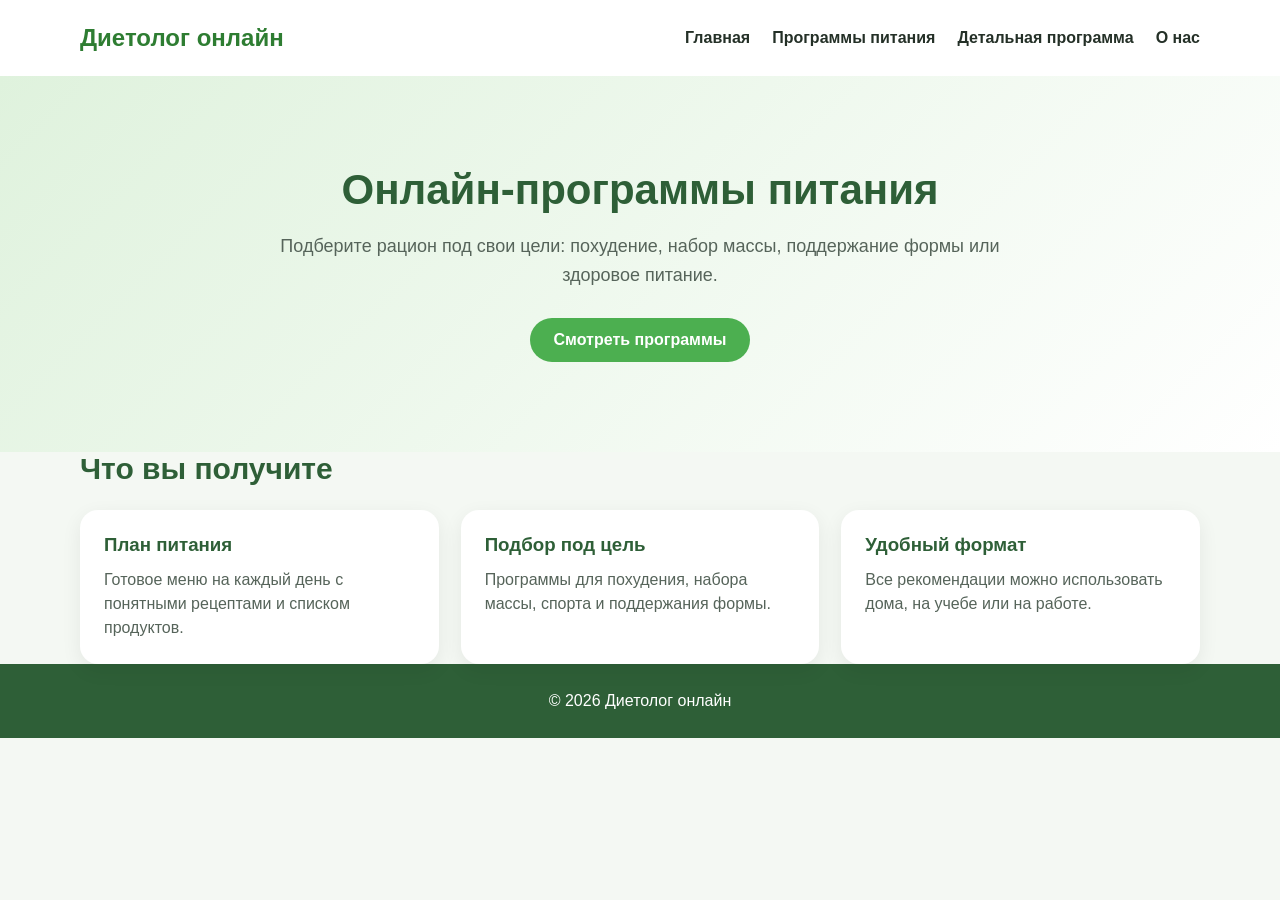
<file: index.html>
<!DOCTYPE html>
<html lang="ru">
<head>
  <meta charset="UTF-8">
  <meta name="viewport" content="width=device-width, initial-scale=1.0">
  <title>Диетолог онлайн</title>
  <link rel="stylesheet" href="style.css">
</head>
<body>
  <header class="header">
    <div class="container header__inner">
      <a class="logo" href="index.html">Диетолог онлайн</a>
      <nav class="nav">
        <a href="index.html">Главная</a>
        <a href="programs.html">Программы питания</a>
        <a href="program-detail.html">Детальная программа</a>
        <a href="about.html">О нас</a>
      </nav>
    </div>
  </header>

  <main>
    <section class="hero">
      <div class="container hero__inner">
        <h1>Онлайн-программы питания</h1>
        <p>Подберите рацион под свои цели: похудение, набор массы, поддержание формы или здоровое питание.</p>
        <a class="button" href="programs.html">Смотреть программы</a>
      </div>
    </section>

    <section class="container info-section">
      <h2>Что вы получите</h2>
      <div class="benefits">
        <article class="benefit-card">
          <h3>План питания</h3>
          <p>Готовое меню на каждый день с понятными рецептами и списком продуктов.</p>
        </article>
        <article class="benefit-card">
          <h3>Подбор под цель</h3>
          <p>Программы для похудения, набора массы, спорта и поддержания формы.</p>
        </article>
        <article class="benefit-card">
          <h3>Удобный формат</h3>
          <p>Все рекомендации можно использовать дома, на учебе или на работе.</p>
        </article>
      </div>
    </section>
  </main>

  <footer class="footer">
    <div class="container">© 2026 Диетолог онлайн</div>
  </footer>
</body>
</html>
</file>
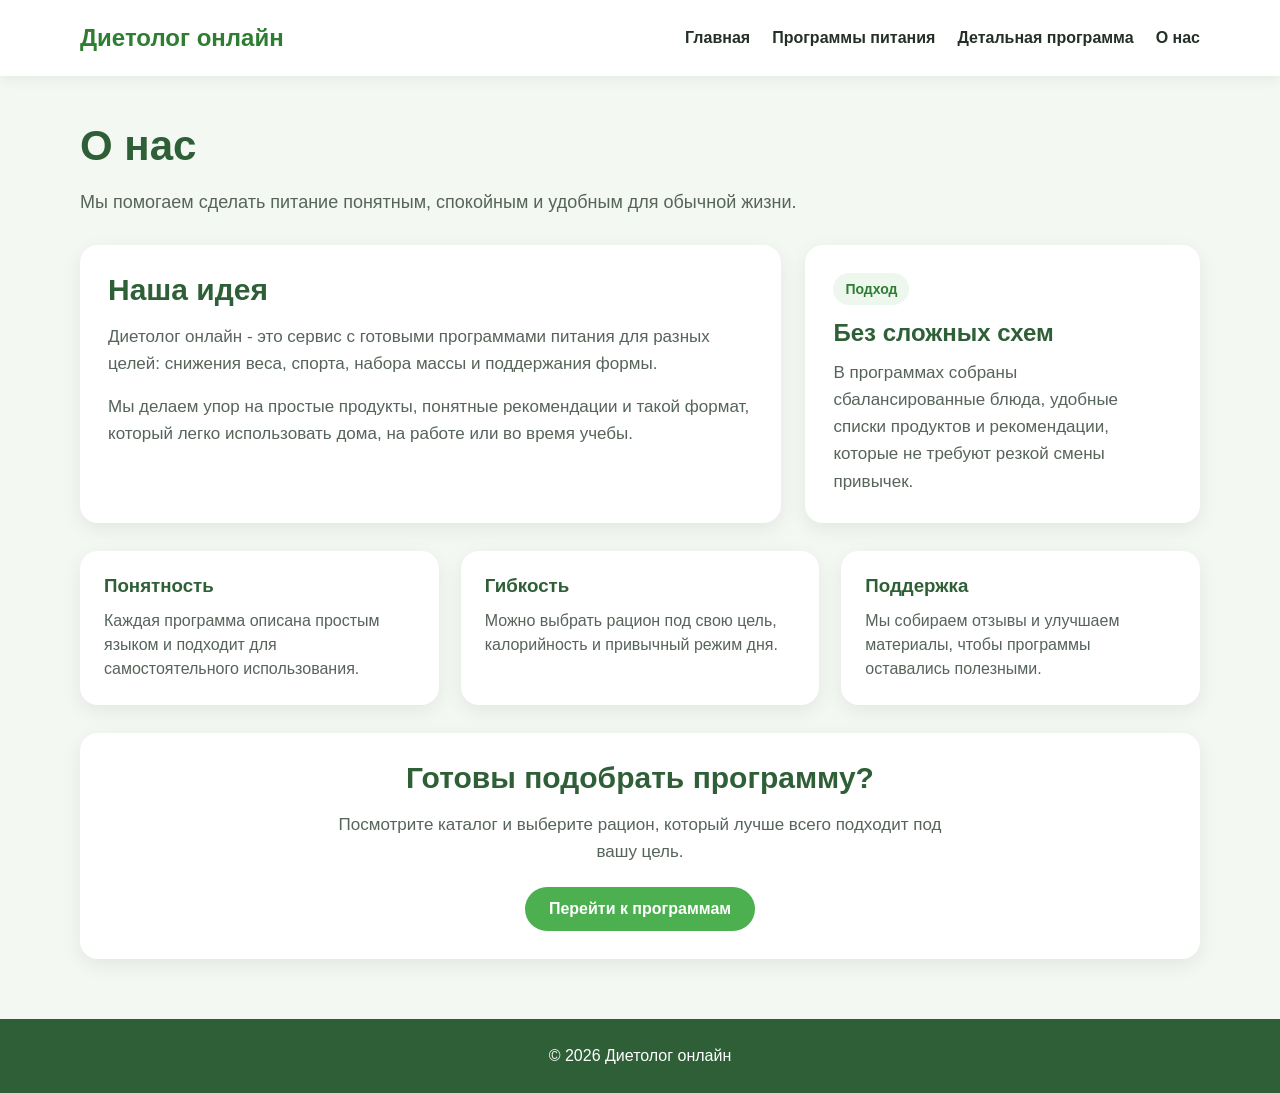
<file: about.html>
<!DOCTYPE html>
<html lang="ru">
<head>
  <meta charset="UTF-8">
  <meta name="viewport" content="width=device-width, initial-scale=1.0">
  <title>О нас - Диетолог онлайн</title>
  <link rel="stylesheet" href="style.css">
</head>
<body>
  <header class="header">
    <div class="container header__inner">
      <a class="logo" href="index.html">Диетолог онлайн</a>
      <nav class="nav">
        <a href="index.html">Главная</a>
        <a href="programs.html">Программы питания</a>
        <a href="program-detail.html">Детальная программа</a>
        <a href="about.html">О нас</a>
      </nav>
    </div>
  </header>

  <main class="container main">
    <section class="page-head">
      <h1>О нас</h1>
      <p>Мы помогаем сделать питание понятным, спокойным и удобным для обычной жизни.</p>
    </section>

    <section class="about-section">
      <div class="about-content">
        <h2>Наша идея</h2>
        <p>Диетолог онлайн - это сервис с готовыми программами питания для разных целей: снижения веса, спорта, набора массы и поддержания формы.</p>
        <p>Мы делаем упор на простые продукты, понятные рекомендации и такой формат, который легко использовать дома, на работе или во время учебы.</p>
      </div>

      <div class="about-card">
        <span class="tag">Подход</span>
        <h3>Без сложных схем</h3>
        <p>В программах собраны сбалансированные блюда, удобные списки продуктов и рекомендации, которые не требуют резкой смены привычек.</p>
      </div>
    </section>

    <section class="about-values">
      <article class="benefit-card">
        <h3>Понятность</h3>
        <p>Каждая программа описана простым языком и подходит для самостоятельного использования.</p>
      </article>
      <article class="benefit-card">
        <h3>Гибкость</h3>
        <p>Можно выбрать рацион под свою цель, калорийность и привычный режим дня.</p>
      </article>
      <article class="benefit-card">
        <h3>Поддержка</h3>
        <p>Мы собираем отзывы и улучшаем материалы, чтобы программы оставались полезными.</p>
      </article>
    </section>

    <section class="cta-section">
      <h2>Готовы подобрать программу?</h2>
      <p>Посмотрите каталог и выберите рацион, который лучше всего подходит под вашу цель.</p>
      <a class="button" href="programs.html">Перейти к программам</a>
    </section>
  </main>

  <footer class="footer">
    <div class="container">© 2026 Диетолог онлайн</div>
  </footer>
</body>
</html>
</file>
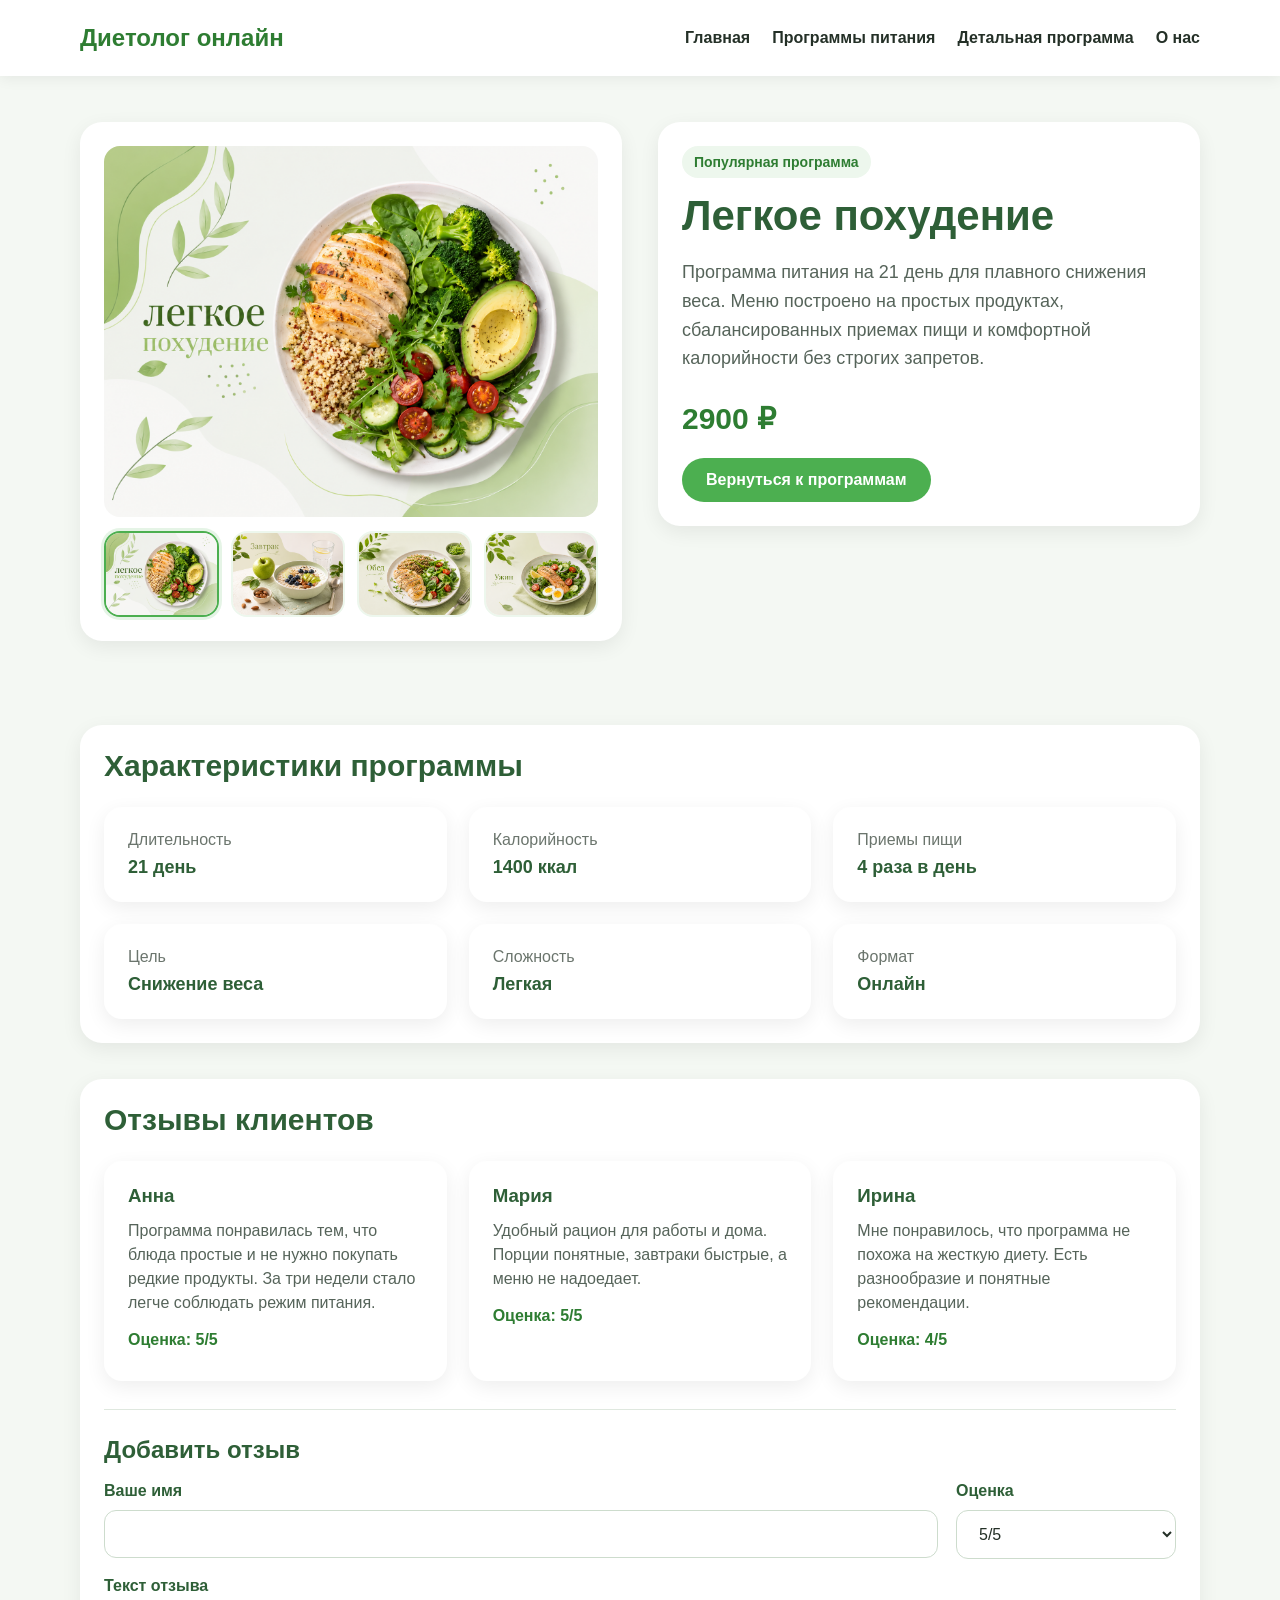
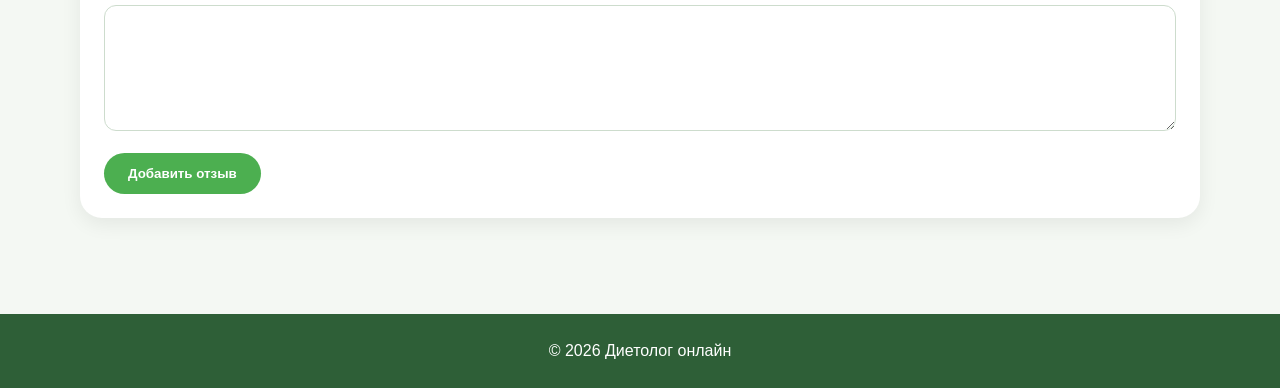
<file: program-detail.html>
<!DOCTYPE html>
<html lang="ru">
<head>
  <meta charset="UTF-8">
  <meta name="viewport" content="width=device-width, initial-scale=1.0">
  <title>Детальная программа питания</title>
  <link rel="stylesheet" href="style.css">
</head>
<body>
  <header class="header">
    <div class="container header__inner">
      <a class="logo" href="index.html">Диетолог онлайн</a>
      <nav class="nav">
        <a href="index.html">Главная</a>
        <a href="programs.html">Программы питания</a>
        <a href="program-detail.html">Детальная программа</a>
        <a href="about.html">О нас</a>
      </nav>
    </div>
  </header>

  <main class="container main">
    <section class="product-detail">
      <div class="gallery">
        <img class="main-image" id="main-program-image" src="images/program-main.png" alt="Программа питания Легкое похудение">
        <div class="thumbs">
          <img class="thumb active" src="images/program-main.png" alt="Меню программы" tabindex="0">
          <img class="thumb" src="images/program-breakfast.png" alt="Завтрак из программы" tabindex="0">
          <img class="thumb" src="images/program-lunch.png" alt="Обед из программы" tabindex="0">
          <img class="thumb" src="images/program-dinner.png" alt="Ужин из программы" tabindex="0">
        </div>
      </div>

      <div class="detail-info">
        <span class="tag">Популярная программа</span>
        <h1>Легкое похудение</h1>
        <p class="detail-text">Программа питания на 21 день для плавного снижения веса. Меню построено на простых продуктах, сбалансированных приемах пищи и комфортной калорийности без строгих запретов.</p>
        <div class="price-block">2900 ₽</div>
        <a class="button" href="programs.html">Вернуться к программам</a>
      </div>
    </section>

    <section class="characteristics">
      <h2>Характеристики программы</h2>
      <div class="characteristics-grid">
        <div class="characteristic-item">
          <span>Длительность</span>
          <strong>21 день</strong>
        </div>
        <div class="characteristic-item">
          <span>Калорийность</span>
          <strong>1400 ккал</strong>
        </div>
        <div class="characteristic-item">
          <span>Приемы пищи</span>
          <strong>4 раза в день</strong>
        </div>
        <div class="characteristic-item">
          <span>Цель</span>
          <strong>Снижение веса</strong>
        </div>
        <div class="characteristic-item">
          <span>Сложность</span>
          <strong>Легкая</strong>
        </div>
        <div class="characteristic-item">
          <span>Формат</span>
          <strong>Онлайн</strong>
        </div>
      </div>
    </section>

    <section class="reviews">
      <h2>Отзывы клиентов</h2>
      <div class="reviews-list">
        <article class="review-card">
          <h3>Анна</h3>
          <p>Программа понравилась тем, что блюда простые и не нужно покупать редкие продукты. За три недели стало легче соблюдать режим питания.</p>
          <span>Оценка: 5/5</span>
        </article>
        <article class="review-card">
          <h3>Мария</h3>
          <p>Удобный рацион для работы и дома. Порции понятные, завтраки быстрые, а меню не надоедает.</p>
          <span>Оценка: 5/5</span>
        </article>
        <article class="review-card">
          <h3>Ирина</h3>
          <p>Мне понравилось, что программа не похожа на жесткую диету. Есть разнообразие и понятные рекомендации.</p>
          <span>Оценка: 4/5</span>
        </article>
      </div>

      <form class="review-form" id="review-form">
        <h3>Добавить отзыв</h3>
        <div class="review-form__grid">
          <div class="field-group">
            <label class="search-label" for="review-name">Ваше имя</label>
            <input class="search-input" id="review-name" type="text" name="name" required maxlength="40">
          </div>

          <div class="field-group">
            <label class="search-label" for="review-rating">Оценка</label>
            <select class="sort-select" id="review-rating" name="rating" required>
              <option value="5">5/5</option>
              <option value="4">4/5</option>
              <option value="3">3/5</option>
              <option value="2">2/5</option>
              <option value="1">1/5</option>
            </select>
          </div>
        </div>

        <label class="search-label" for="review-text">Текст отзыва</label>
        <textarea class="review-textarea" id="review-text" name="text" rows="4" required maxlength="500"></textarea>
        <button class="button" type="submit">Добавить отзыв</button>
      </form>
    </section>
  </main>

  <div class="image-lightbox" id="image-lightbox" hidden>
    <button class="image-lightbox__close" type="button" aria-label="Закрыть увеличенное изображение">&times;</button>
    <img class="image-lightbox__image" src="images/program-main.png" alt="Программа питания Легкое похудение">
  </div>

  <footer class="footer">
    <div class="container">© 2026 Диетолог онлайн</div>
  </footer>
  <script src="program-detail.js"></script>
</body>
</html>
</file>
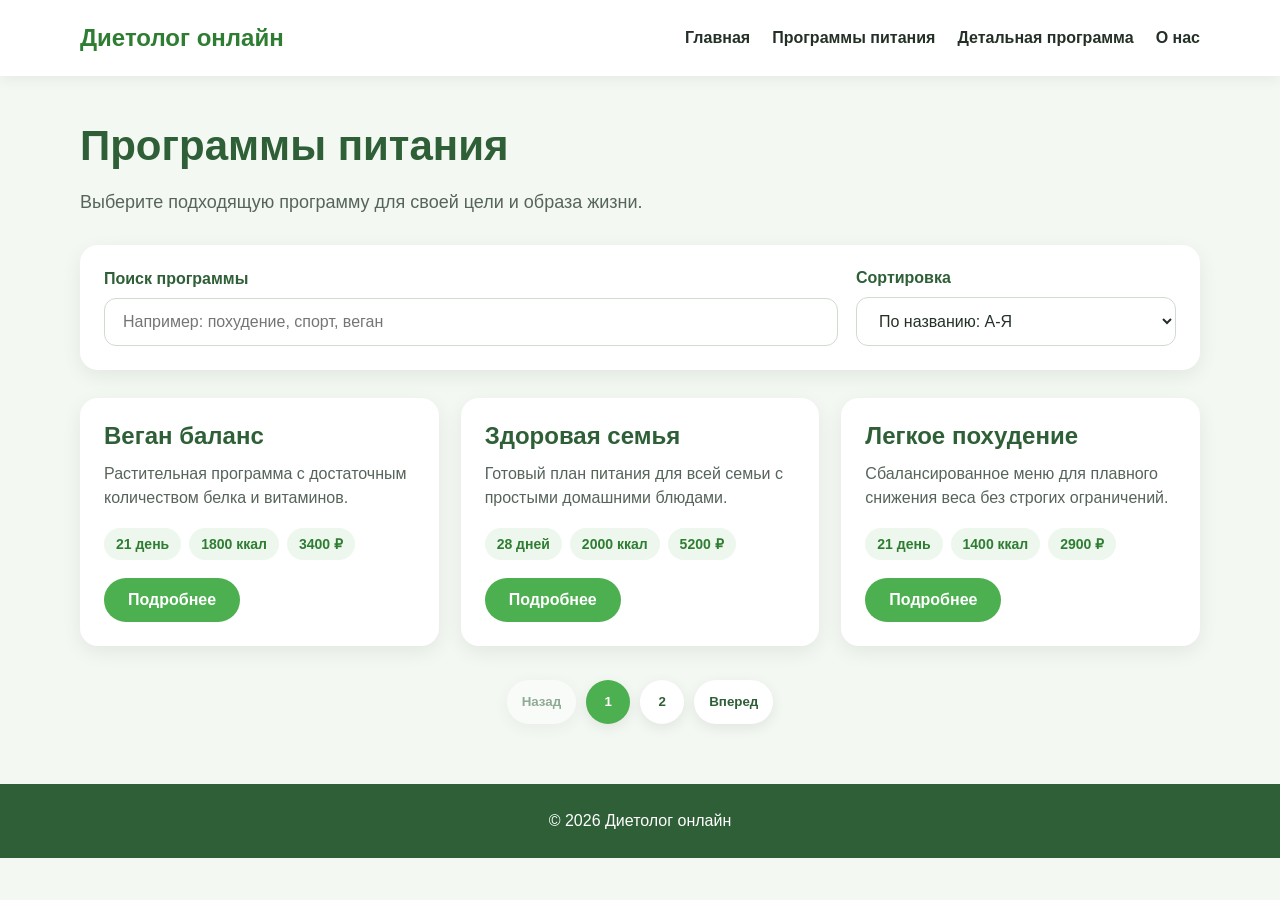
<file: programs.html>
<!DOCTYPE html>
<html lang="ru">
<head>
  <meta charset="UTF-8">
  <meta name="viewport" content="width=device-width, initial-scale=1.0">
  <title>Программы питания</title>
  <link rel="stylesheet" href="style.css">
</head>
<body>
  <header class="header">
    <div class="container header__inner">
      <a class="logo" href="index.html">Диетолог онлайн</a>
      <nav class="nav">
        <a href="index.html">Главная</a>
        <a href="programs.html">Программы питания</a>
        <a href="program-detail.html">Детальная программа</a>
        <a href="about.html">О нас</a>
      </nav>
    </div>
  </header>

  <main class="container main">
    <section class="page-head">
      <h1>Программы питания</h1>
      <p>Выберите подходящую программу для своей цели и образа жизни.</p>
    </section>

    <section class="catalog-panel">
      <div class="catalog-controls">
        <div class="field-group">
          <label class="search-label" for="program-search">Поиск программы</label>
          <input class="search-input" id="program-search" type="search" placeholder="Например: похудение, спорт, веган">
        </div>

        <div class="field-group">
          <label class="search-label" for="program-sort">Сортировка</label>
          <select class="sort-select" id="program-sort">
            <option value="title-asc">По названию: А-Я</option>
            <option value="title-desc">По названию: Я-А</option>
            <option value="price-asc">По цене: сначала дешевле</option>
            <option value="price-desc">По цене: сначала дороже</option>
            <option value="calories-asc">По калориям: меньше</option>
            <option value="calories-desc">По калориям: больше</option>
          </select>
        </div>
      </div>
    </section>

    <section class="programs-list">
      <article class="program-card" data-title="Легкое похудение" data-price="2900" data-calories="1400" data-duration="21">
        <h2>Легкое похудение</h2>
        <p>Сбалансированное меню для плавного снижения веса без строгих ограничений.</p>
        <div class="program-info">
          <span>21 день</span>
          <span>1400 ккал</span>
          <span>2900 ₽</span>
        </div>
        <a class="card-link" href="program-detail.html">Подробнее</a>
      </article>

      <article class="program-card" data-title="Спортивный рацион" data-price="3900" data-calories="2400" data-duration="30">
        <h2>Спортивный рацион</h2>
        <p>Питание для активных тренировок, восстановления и поддержания энергии.</p>
        <div class="program-info">
          <span>30 дней</span>
          <span>2400 ккал</span>
          <span>3900 ₽</span>
        </div>
        <a class="card-link" href="program-detail.html">Подробнее</a>
      </article>

      <article class="program-card" data-title="Здоровая семья" data-price="5200" data-calories="2000" data-duration="28">
        <h2>Здоровая семья</h2>
        <p>Готовый план питания для всей семьи с простыми домашними блюдами.</p>
        <div class="program-info">
          <span>28 дней</span>
          <span>2000 ккал</span>
          <span>5200 ₽</span>
        </div>
        <a class="card-link" href="program-detail.html">Подробнее</a>
      </article>

      <article class="program-card" data-title="Веган баланс" data-price="3400" data-calories="1800" data-duration="21">
        <h2>Веган баланс</h2>
        <p>Растительная программа с достаточным количеством белка и витаминов.</p>
        <div class="program-info">
          <span>21 день</span>
          <span>1800 ккал</span>
          <span>3400 ₽</span>
        </div>
        <a class="card-link" href="program-detail.html">Подробнее</a>
      </article>

      <article class="program-card" data-title="Набор массы" data-price="4100" data-calories="3000" data-duration="30">
        <h2>Набор массы</h2>
        <p>Калорийное меню для увеличения массы тела и поддержки тренировочного режима.</p>
        <div class="program-info">
          <span>30 дней</span>
          <span>3000 ккал</span>
          <span>4100 ₽</span>
        </div>
        <a class="card-link" href="program-detail.html">Подробнее</a>
      </article>

      <article class="program-card" data-title="Офисный рацион" data-price="2500" data-calories="1700" data-duration="14">
        <h2>Офисный рацион</h2>
        <p>Удобное питание для рабочего дня с быстрыми завтраками, обедами и перекусами.</p>
        <div class="program-info">
          <span>14 дней</span>
          <span>1700 ккал</span>
          <span>2500 ₽</span>
        </div>
        <a class="card-link" href="program-detail.html">Подробнее</a>
      </article>
    </section>

    <p class="no-results" id="programs-empty" hidden>Программы не найдены. Попробуйте изменить поисковый запрос.</p>

    <section class="pagination" aria-label="Пагинация программ">
      <button type="button" class="pagination__button" data-pagination="prev">Назад</button>
      <div class="pagination__pages" id="pagination-pages"></div>
      <button type="button" class="pagination__button" data-pagination="next">Вперед</button>
    </section>
  </main>

  <footer class="footer">
    <div class="container">© 2026 Диетолог онлайн</div>
  </footer>
  <script src="programs.js"></script>
</body>
</html>
</file>
<file: style.css>
* {
  box-sizing: border-box;
}

body {
  margin: 0;
  font-family: Arial, sans-serif;
  color: #243027;
  background: #f4f8f3;
}

.container {
  width: min(1120px, 100% - 40px);
  margin: 0 auto;
}

.header {
  background: #fff;
  box-shadow: 0 2px 14px rgba(0, 0, 0, 0.07);
}

.header__inner {
  min-height: 76px;
  display: flex;
  align-items: center;
  justify-content: space-between;
  gap: 24px;
}

.logo {
  font-size: 24px;
  font-weight: 700;
  color: #2e7d32;
  text-decoration: none;
}

.nav {
  display: flex;
  gap: 22px;
  flex-wrap: wrap;
}

.nav a {
  color: #243027;
  text-decoration: none;
  font-weight: 600;
}

.nav a:hover {
  color: #2e7d32;
}

.main {
  padding: 46px 0 60px;
}

.hero {
  padding: 90px 0;
  text-align: center;
  background: linear-gradient(135deg, #dff2dd, #fff);
}

h1,
h2,
h3 {
  color: #2e5f37;
}

.hero h1,
.page-head h1,
.detail-info h1 {
  margin: 0 0 18px;
  font-size: 42px;
}

.hero p,
.page-head p,
.detail-text {
  max-width: 720px;
  margin: 0 auto 28px;
  color: #56645a;
  font-size: 18px;
  line-height: 1.6;
}

.button,
.card-link {
  display: inline-block;
  padding: 13px 24px;
  border-radius: 28px;
  background: #4caf50;
  color: #fff;
  text-decoration: none;
  font-weight: 700;
  border: none;
  cursor: pointer;
}

.button:hover,
.card-link:hover {
  background: #3d9141;
}

.info-section h2,
.characteristics h2,
.reviews h2 {
  margin: 0 0 24px;
  font-size: 30px;
}

.benefits,
.programs-list,
.characteristics-grid,
.reviews-list {
  display: grid;
  grid-template-columns: repeat(3, 1fr);
  gap: 22px;
}

.benefit-card,
.program-card,
.characteristic-item,
.review-card,
.catalog-panel,
.gallery,
.detail-info,
.characteristics,
.reviews {
  background: #fff;
  border-radius: 18px;
  padding: 24px;
  box-shadow: 0 6px 20px rgba(0, 0, 0, 0.07);
}

.benefit-card h3,
.program-card h2,
.review-card h3 {
  margin: 0 0 12px;
}

.benefit-card p,
.program-card p,
.review-card p {
  margin: 0;
  color: #56645a;
  line-height: 1.5;
}

.page-head {
  margin-bottom: 28px;
}

.page-head p,
.detail-text {
  margin-left: 0;
}

.catalog-panel {
  margin-bottom: 28px;
}

.catalog-controls {
  display: grid;
  grid-template-columns: minmax(260px, 1fr) minmax(220px, 320px);
  gap: 18px;
  align-items: end;
}

.field-group {
  display: flex;
  flex-direction: column;
}

.search-label {
  display: block;
  margin-bottom: 10px;
  color: #2e5f37;
  font-weight: 700;
}

.search-input,
.sort-select {
  width: 100%;
  padding: 14px 18px;
  border: 1px solid #cddccd;
  border-radius: 12px;
  font-size: 16px;
  color: #243027;
  background: #fff;
  outline: none;
}

.search-input:focus,
.sort-select:focus {
  border-color: #4caf50;
  box-shadow: 0 0 0 3px rgba(76, 175, 80, 0.15);
}

.program-card {
  transition: 0.2s;
}

.program-card:hover {
  transform: translateY(-4px);
  box-shadow: 0 10px 28px rgba(0, 0, 0, 0.1);
}

.program-info {
  display: flex;
  gap: 8px;
  flex-wrap: wrap;
  margin: 18px 0;
}

.program-info span,
.tag {
  display: inline-block;
  padding: 8px 12px;
  border-radius: 20px;
  background: #edf7ed;
  color: #2e7d32;
  font-size: 14px;
  font-weight: 700;
}

.no-results {
  margin: 28px 0 0;
  padding: 22px;
  border-radius: 16px;
  background: #fff;
  color: #56645a;
  text-align: center;
  box-shadow: 0 6px 20px rgba(0, 0, 0, 0.07);
}

.about-section {
  display: grid;
  grid-template-columns: minmax(0, 1.6fr) minmax(260px, 0.9fr);
  gap: 24px;
  align-items: stretch;
  margin-bottom: 28px;
}

.about-content,
.about-card,
.cta-section {
  background: #fff;
  border-radius: 18px;
  padding: 28px;
  box-shadow: 0 6px 20px rgba(0, 0, 0, 0.07);
}

.about-content h2,
.cta-section h2 {
  margin: 0 0 16px;
  font-size: 30px;
}

.about-content p,
.about-card p,
.cta-section p {
  margin: 0 0 16px;
  color: #56645a;
  font-size: 17px;
  line-height: 1.6;
}

.about-content p:last-child,
.about-card p:last-child,
.cta-section p:last-child {
  margin-bottom: 0;
}

.about-card h3 {
  margin: 0 0 12px;
  font-size: 24px;
}

.about-values {
  display: grid;
  grid-template-columns: repeat(3, 1fr);
  gap: 22px;
  margin-bottom: 28px;
}

.cta-section {
  text-align: center;
}

.cta-section p {
  max-width: 620px;
  margin: 0 auto 22px;
}

.pagination {
  margin-top: 34px;
  display: flex;
  justify-content: center;
  align-items: center;
  gap: 10px;
  flex-wrap: wrap;
}

.pagination__pages {
  display: flex;
  gap: 10px;
  flex-wrap: wrap;
  justify-content: center;
}

.pagination button {
  min-width: 44px;
  height: 44px;
  padding: 0 15px;
  border: none;
  border-radius: 22px;
  background: #fff;
  color: #2e5f37;
  font-weight: 700;
  cursor: pointer;
  box-shadow: 0 4px 14px rgba(0, 0, 0, 0.08);
}

.pagination button:hover,
.pagination button.active {
  background: #4caf50;
  color: #fff;
}

.pagination button:disabled {
  opacity: 0.5;
  cursor: default;
}

.product-detail {
  display: grid;
  grid-template-columns: 1fr 1fr;
  gap: 36px;
  align-items: start;
  margin-bottom: 48px;
}

.gallery,
.detail-info,
.characteristics,
.reviews {
  border-radius: 22px;
  margin-bottom: 36px;
}

.main-image,
.thumbs img {
  width: 100%;
  display: block;
  border-radius: 16px;
  background: #edf7ed;
}

.main-image,
.thumb {
  cursor: pointer;
}

.thumbs {
  display: grid;
  grid-template-columns: repeat(4, 1fr);
  gap: 12px;
  margin-top: 14px;
}

.thumbs img {
  border: 2px solid #edf7ed;
  transition: 0.2s;
}

.thumbs img:hover,
.thumbs img:focus,
.thumbs img.active {
  border-color: #4caf50;
  box-shadow: 0 0 0 3px rgba(76, 175, 80, 0.14);
  outline: none;
}

.tag {
  margin-bottom: 14px;
}

.price-block {
  margin: 22px 0;
  color: #2e7d32;
  font-size: 30px;
  font-weight: 700;
}

.characteristic-item span,
.review-card span {
  display: block;
  margin-bottom: 8px;
  color: #6b756d;
}

.characteristic-item strong {
  color: #2e5f37;
  font-size: 18px;
}

.review-card span {
  margin-top: 16px;
  color: #2e7d32;
  font-weight: 700;
}

.review-form {
  margin-top: 28px;
  padding-top: 26px;
  border-top: 1px solid #dfe8df;
}

.review-form h3 {
  margin: 0 0 18px;
  font-size: 24px;
}

.review-form__grid {
  display: grid;
  grid-template-columns: minmax(220px, 1fr) minmax(160px, 220px);
  gap: 18px;
  margin-bottom: 18px;
}

.review-textarea {
  width: 100%;
  margin-bottom: 18px;
  padding: 14px 18px;
  border: 1px solid #cddccd;
  border-radius: 12px;
  color: #243027;
  font-family: Arial, sans-serif;
  font-size: 16px;
  line-height: 1.5;
  resize: vertical;
  outline: none;
}

.review-textarea:focus {
  border-color: #4caf50;
  box-shadow: 0 0 0 3px rgba(76, 175, 80, 0.15);
}

.image-lightbox {
  position: fixed;
  inset: 0;
  z-index: 20;
  display: flex;
  align-items: center;
  justify-content: center;
  padding: 28px;
  background: rgba(20, 31, 24, 0.78);
}

.image-lightbox[hidden] {
  display: none;
}

.image-lightbox__image {
  max-width: min(920px, 100%);
  max-height: 82vh;
  border-radius: 18px;
  background: #edf7ed;
  box-shadow: 0 18px 60px rgba(0, 0, 0, 0.32);
}

.image-lightbox__close {
  position: absolute;
  top: 24px;
  right: 24px;
  width: 44px;
  height: 44px;
  border: none;
  border-radius: 50%;
  background: #fff;
  color: #2e5f37;
  font-size: 30px;
  line-height: 1;
  cursor: pointer;
}

.modal-open {
  overflow: hidden;
}

.footer {
  padding: 28px 0;
  background: #2e5f37;
  color: #fff;
  text-align: center;
}

@media (max-width: 900px) {
  .header__inner {
    padding: 18px 0;
    flex-direction: column;
  }

  .hero {
    padding: 64px 0;
  }

  .hero h1,
  .page-head h1,
  .detail-info h1 {
    font-size: 34px;
  }

  .benefits,
  .programs-list,
  .characteristics-grid,
  .reviews-list {
    grid-template-columns: 1fr 1fr;
  }

  .catalog-controls {
    grid-template-columns: 1fr;
  }

  .product-detail {
    grid-template-columns: 1fr;
  }

  .about-section,
  .about-values {
    grid-template-columns: 1fr;
  }

  .review-form__grid {
    grid-template-columns: 1fr;
  }
}

@media (max-width: 620px) {
  .container {
    width: min(100% - 24px, 1120px);
  }

  .nav {
    justify-content: center;
    gap: 14px;
  }

  .hero h1,
  .page-head h1,
  .detail-info h1 {
    font-size: 30px;
  }

  .benefits,
  .programs-list,
  .characteristics-grid,
  .reviews-list {
    grid-template-columns: 1fr;
  }

  .thumbs {
    grid-template-columns: repeat(2, 1fr);
  }
}
</file>
